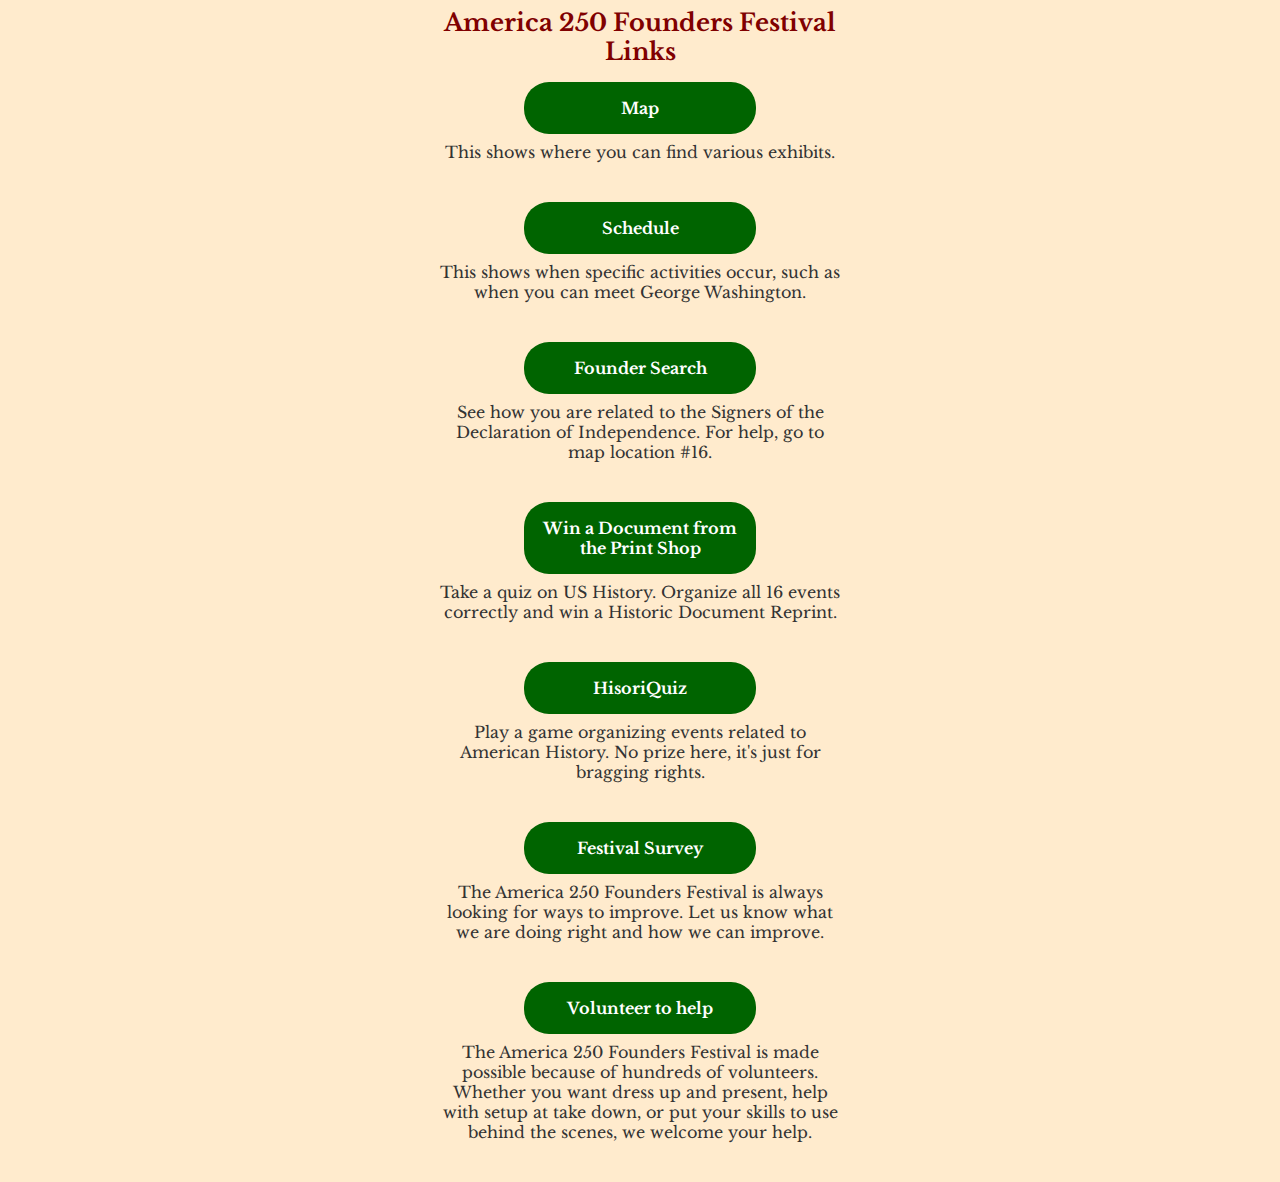
<file: index.html>
<html lang="en">
<head>
    <meta charset="UTF-8">
    <meta name="viewport" content="width=device-width, initial-scale=1.0">
    <title>Colonial Heritage Festival Links</title>
    <link rel="preconnect" href="https://fonts.googleapis.com">
    <link rel="preconnect" href="https://fonts.gstatic.com" crossorigin>
    <link href="https://fonts.googleapis.com/css2?family=Libre+Baskerville:ital,wght@0,400;0,700;1,400&display=swap" rel="stylesheet">
    <link rel="stylesheet" href="style.css">
    <style>


    </style>
</head>
<body>
    <div class="page">
        <div class="heading">
            America 250 Founders Festival Links
        </div>
        <div class="list">
            <div><a class="item" 
                href="https://festival.foundingamerica.org/schedule/map.html">
                Map
            </a></div>
            <div class="text">
                This shows where you can find various exhibits.
            </div>

            <div><a class="item" 
                href="https://festival.foundingamerica.org/schedule/index.html">
                Schedule
            </a></div>
            <div class="text">
                This shows when specific activities occur, such as when you can meet George Washington.
            </div>

            <div><a class="item" 
                href="http://4.gove.net/">
                Founder Search
            </a></div>
            <div class="text">
                See how you are related to the Signers of the Declaration of Independence.  For help, go to map location #16.
            </div>

            <div><a class="item" 
                href="https://historiquiz.blogspot.com/?prize">
                Win a Document from the Print Shop
            </a></div>
            <div class="text">
                Take a quiz on US History.  Organize all 16 events correctly and win a Historic Document Reprint.
            </div>

            <div><a class="item" 
                href="https://historiquiz.blogspot.com/2025/02/index.html">
                HisoriQuiz
            </a></div>
            <div class="text">
               Play a game organizing events related to American History.  No prize here, it's just for bragging rights.
            </div>

            <div><a class="item" 
                href="https://docs.google.com/forms/d/e/1FAIpQLSfoIqiRwWG3CUsmT13rCH_LhBHgwoItizyMzt5DvLrB6JUq4Q/viewform?usp=header">
                Festival Survey
            </a></div>
            <div class="text">
                The America 250 Founders Festival is always looking for ways to improve.  Let us know what we are doing right and how we can improve.
            </div>

            <div><a class="item" 
                href="https://docs.google.com/forms/d/e/1FAIpQLSeO0RUKbgxWyizaAu0DslVv6zDXhzmdTEG-M_ZqZ3Voc98LpQ/viewform?usp=header">
                Volunteer to help
            </a></div>
            <div class="text">
                The America 250 Founders Festival is made possible because of hundreds of volunteers.  Whether you want dress up and present, help with setup at take down, or put your skills to use behind the scenes, we welcome your help.
            </div>

        </div>
    </div>
</body>
</html>
</file>
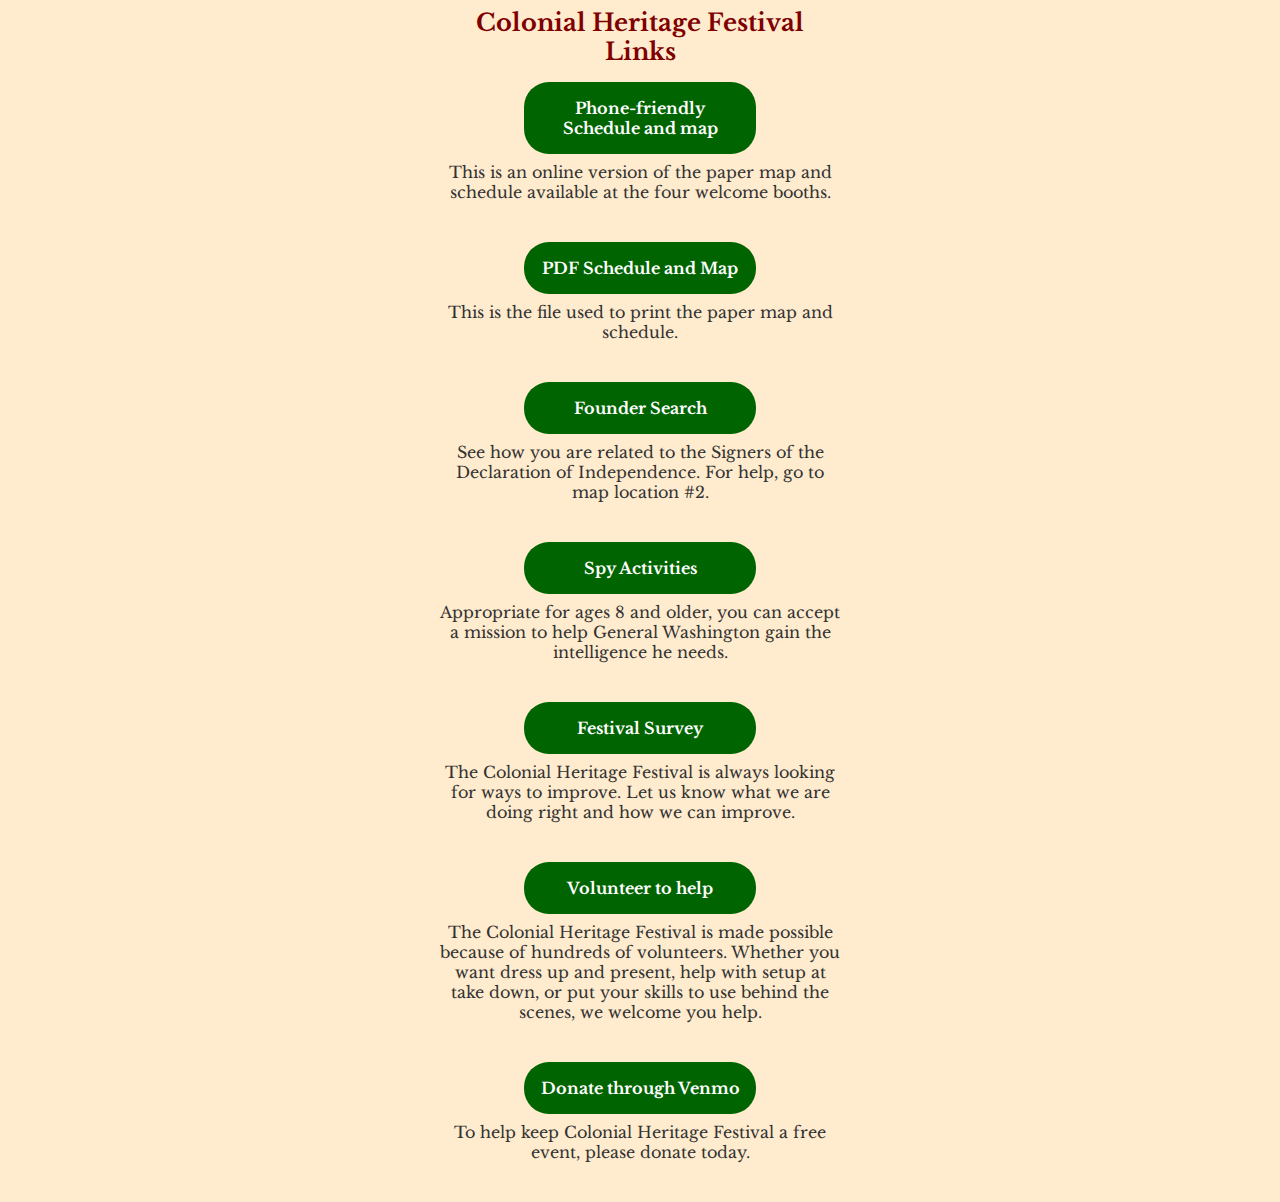
<file: chf-2024.html>
<html lang="en">
<head>
    <meta charset="UTF-8">
    <meta name="viewport" content="width=device-width, initial-scale=1.0">
    <title>Colonial Heritage Festival Links</title>
    <link rel="preconnect" href="https://fonts.googleapis.com">
    <link rel="preconnect" href="https://fonts.gstatic.com" crossorigin>
    <link href="https://fonts.googleapis.com/css2?family=Libre+Baskerville:ital,wght@0,400;0,700;1,400&display=swap" rel="stylesheet">
    <link rel="stylesheet" href="style.css">
    <style>


    </style>
</head>
<body>
    <div class="page">
        <div class="heading">
            Colonial Heritage Festival Links
        </div>
        <div class="list">
            <div><a class="item" 
                href="https://schedule.colonialheritage.org">
                Phone-friendly Schedule and map
            </a></div>
            <div class="text">
                This is an online version of the paper map and schedule available at the four welcome booths.
            </div>

            <div><a class="item" 
                href="https://schedule.colonialheritage.org/2023.pdf">
                PDF Schedule and Map
            </a></div>
            <div class="text">
                This is the file used to print the paper map and schedule.
            </div>

            <div><a class="item" 
                href="http://4.gove.net/">
                Founder Search
            </a></div>
            <div class="text">
                See how you are related to the Signers of the Declaration of Independence.  For help, go to map location #2.
            </div>

            <div><a class="item" 
                href="https://culper.web.app/">
                Spy Activities
            </a></div>
            <div class="text">
                Appropriate for ages 8 and older, you can accept a mission to help General Washington gain the intelligence he needs.
            </div>

            <div><a class="item" 
                href="https://feedback.colonialheritage.org/">
                Festival Survey
            </a></div>
            <div class="text">
                The Colonial Heritage Festival is always looking for ways to improve.  Let us know what we are doing right and how we can improve.
            </div>

            <div><a class="item" 
                href="https://help.colonialheritage.org/">
                Volunteer to help
            </a></div>
            <div class="text">
                The Colonial Heritage Festival is made possible because of hundreds of volunteers.  Whether you want dress up and present, help with setup at take down, or put your skills to use behind the scenes, we welcome you help.
            </div>
           <div><a class="item" 
                href="https://venmo.com/spafv?txn=pay&note=Donation to support Colonial Heritage Festival">
                Donate through Venmo
            </a></div>
            <div class="text">
                To help keep Colonial Heritage Festival a free event, please donate today.
            </div>

        </div>
    </div>
</body>
</html>
</file>
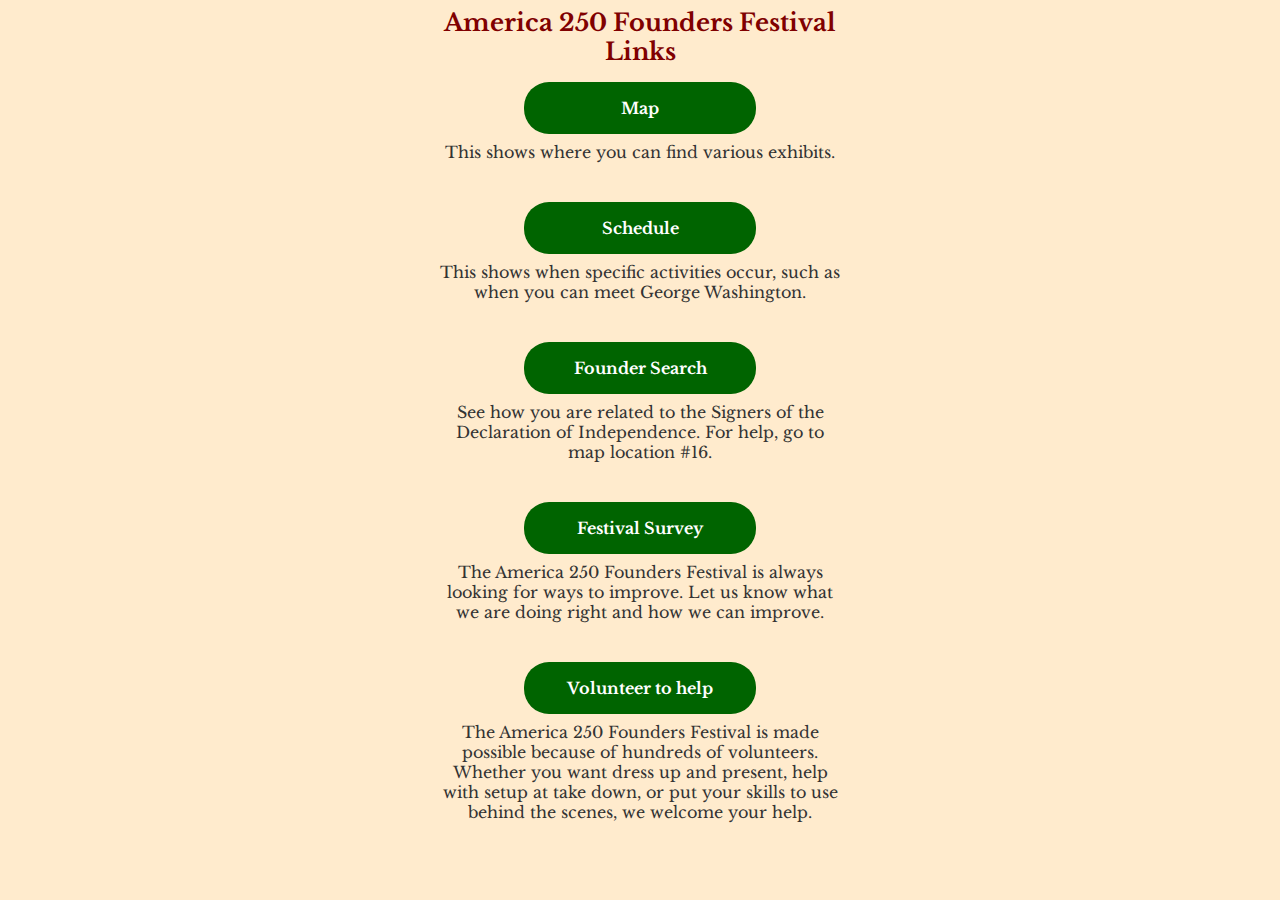
<file: ff-2025.html>
<html lang="en">
<head>
    <meta charset="UTF-8">
    <meta name="viewport" content="width=device-width, initial-scale=1.0">
    <title>Colonial Heritage Festival Links</title>
    <link rel="preconnect" href="https://fonts.googleapis.com">
    <link rel="preconnect" href="https://fonts.gstatic.com" crossorigin>
    <link href="https://fonts.googleapis.com/css2?family=Libre+Baskerville:ital,wght@0,400;0,700;1,400&display=swap" rel="stylesheet">
    <link rel="stylesheet" href="style.css">
    <style>


    </style>
</head>
<body>
    <div class="page">
        <div class="heading">
            America 250 Founders Festival Links
        </div>
        <div class="list">
            <div><a class="item" 
                href="https://festival.foundingamerica.org/schedule/map.html">
                Map
            </a></div>
            <div class="text">
                This shows where you can find various exhibits.
            </div>

            <div><a class="item" 
                href="https://festival.foundingamerica.org/schedule/index.html">
                Schedule
            </a></div>
            <div class="text">
                This shows when specific activities occur, such as when you can meet George Washington.
            </div>

            <div><a class="item" 
                href="http://4.gove.net/">
                Founder Search
            </a></div>
            <div class="text">
                See how you are related to the Signers of the Declaration of Independence.  For help, go to map location #16.
            </div>

            <div><a class="item" 
                href="https://docs.google.com/forms/d/e/1FAIpQLSfoIqiRwWG3CUsmT13rCH_LhBHgwoItizyMzt5DvLrB6JUq4Q/viewform?usp=header">
                Festival Survey
            </a></div>
            <div class="text">
                The America 250 Founders Festival is always looking for ways to improve.  Let us know what we are doing right and how we can improve.
            </div>

            <div><a class="item" 
                href="https://docs.google.com/forms/d/e/1FAIpQLSeO0RUKbgxWyizaAu0DslVv6zDXhzmdTEG-M_ZqZ3Voc98LpQ/viewform?usp=header">
                Volunteer to help
            </a></div>
            <div class="text">
                The America 250 Founders Festival is made possible because of hundreds of volunteers.  Whether you want dress up and present, help with setup at take down, or put your skills to use behind the scenes, we welcome your help.
            </div>

        </div>
    </div>
</body>
</html>
</file>
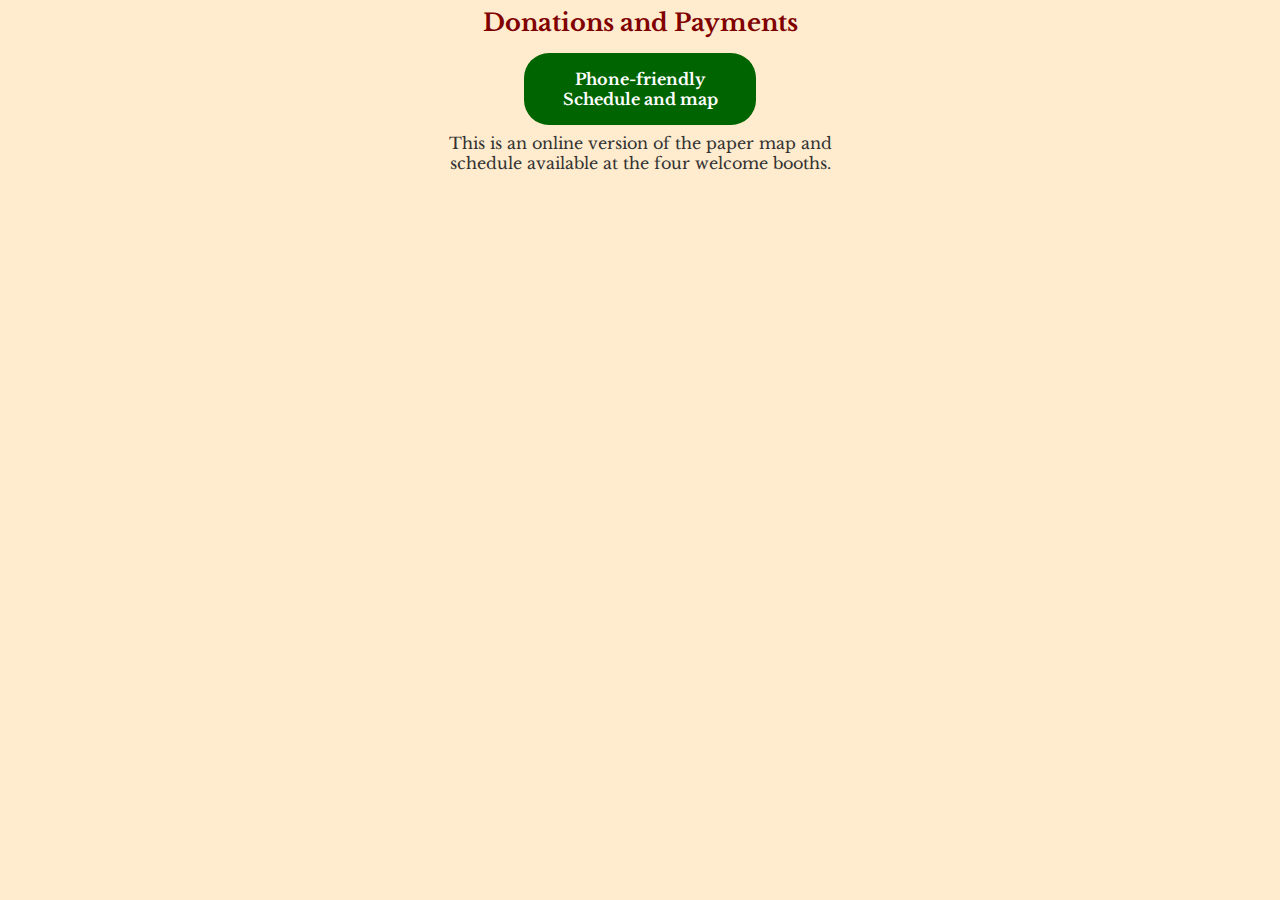
<file: venmo.html>
<html lang="en">
<head>
    <meta charset="UTF-8">
    <meta name="viewport" content="width=device-width, initial-scale=1.0">
    <title>Venmo</title>
    <link rel="preconnect" href="https://fonts.googleapis.com">
    <link rel="preconnect" href="https://fonts.gstatic.com" crossorigin>
    <link href="https://fonts.googleapis.com/css2?family=Libre+Baskerville:ital,wght@0,400;0,700;1,400&display=swap" rel="stylesheet">
    <link rel="stylesheet" href="style.css">
    <style>


    </style>
</head>
<body>
    <div class="page">
        <div class="heading">
            Donations and Payments
        </div>
        <div class="list">
            <div><a class="item" 
                href="https://account.venmo.com/pay?amount=10&note=water&recipients=spafv&txn=pay"
                target="_blank">
                Phone-friendly Schedule and map
            </a></div>
            <div class="text">
                This is an online version of the paper map and schedule available at the four welcome booths.
            </div>

        </div>
    </div>
</body>
</html>
</file>
<file: style.css>
body{
    background-color: blanchedalmond;
    font-family: "Libre Baskerville", serif;
    font-weight: 400;
    font-style: normal;
}
.page{
    margin:0 auto;
    max-width: 400px;
    text-align: center;
    color:maroon;
}
.text{
    margin-bottom: 2.5rem;
    margin-top: .5rem;
    color: #333;
}
.list{
    
    font-weight: 400;
    font-size: 1rem;
}
.item{
   margin:0 auto;
   margin-top:1rem;
   border-radius: 25px;
   width:200px;
   background-color: darkgreen;
   color: white;
   font-weight: 700;
   padding:1rem;
   text-align: center;
   margin-top:1rem;
   display:block;
   text-decoration: none;
   
}
.item:hover{
    background-color: green;
}
.heading{
    font-weight: 700;
    font-size: 1.5rem;
}
.libre-baskerville-regular {
    font-family: "Libre Baskerville", serif;
    font-weight: 400;
    font-style: normal;
    }

.libre-baskerville-bold {
    font-family: "Libre Baskerville", serif;
    font-weight: 700;
    font-style: normal;
    }

.libre-baskerville-regular-italic {
    font-family: "Libre Baskerville", serif;
    font-weight: 400;
    font-style: italic;
    }
</file>
